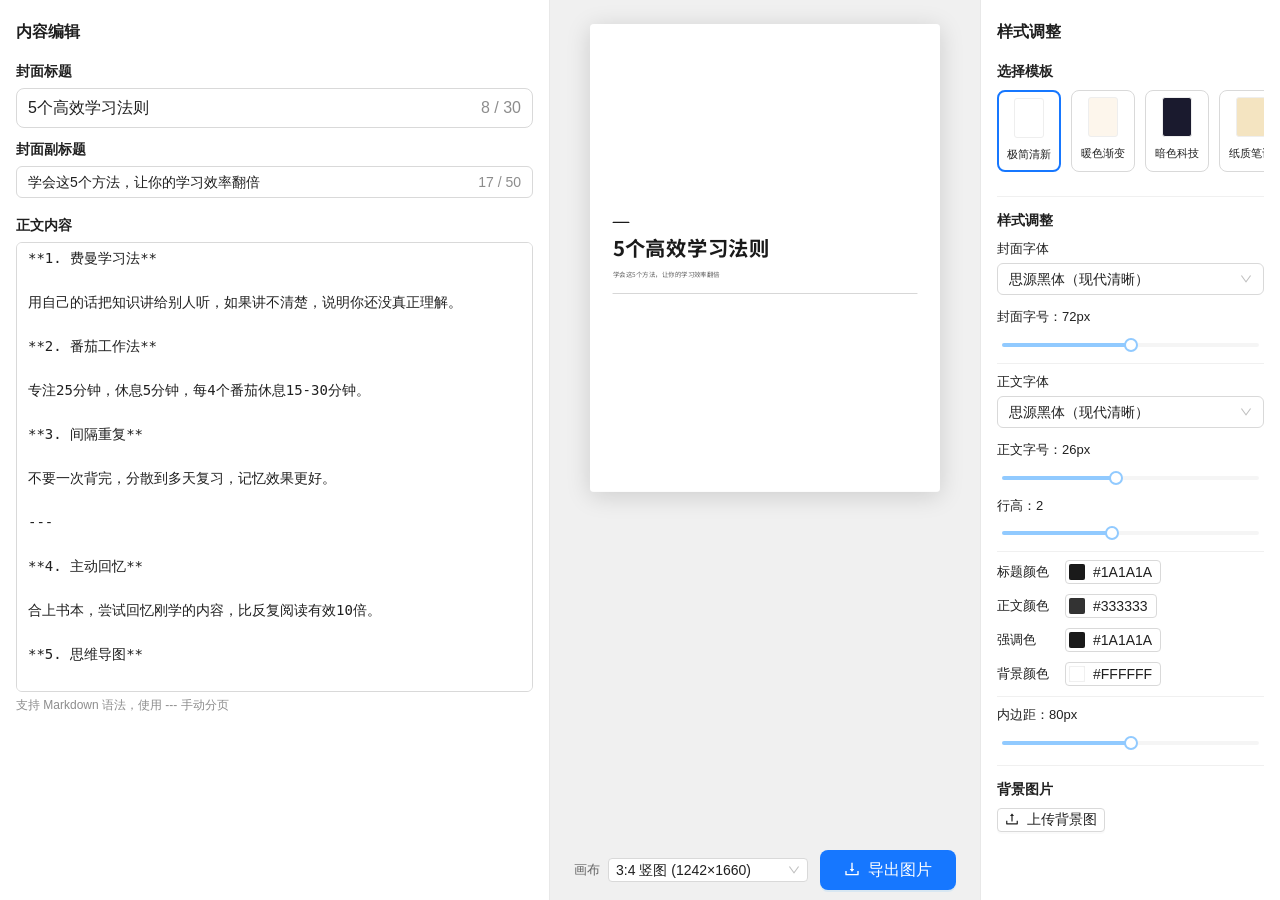
<file: projects/card-generator/index.html>
<!doctype html>
<html lang="zh-CN">
  <head>
    <meta charset="UTF-8" />
    <link rel="icon" type="image/svg+xml" href="/projects/card-generator/vite.svg" />
    <meta name="viewport" content="width=device-width, initial-scale=1.0" />
    <title>小红书图文笔记生成器</title>
    <script type="module" crossorigin src="/projects/card-generator/assets/index-BLb1y9Fu.js"></script>
    <link rel="stylesheet" crossorigin href="/projects/card-generator/assets/index-C1shMfkQ.css">
  </head>
  <body>
    <div id="root"></div>
  </body>
</html>
</file>
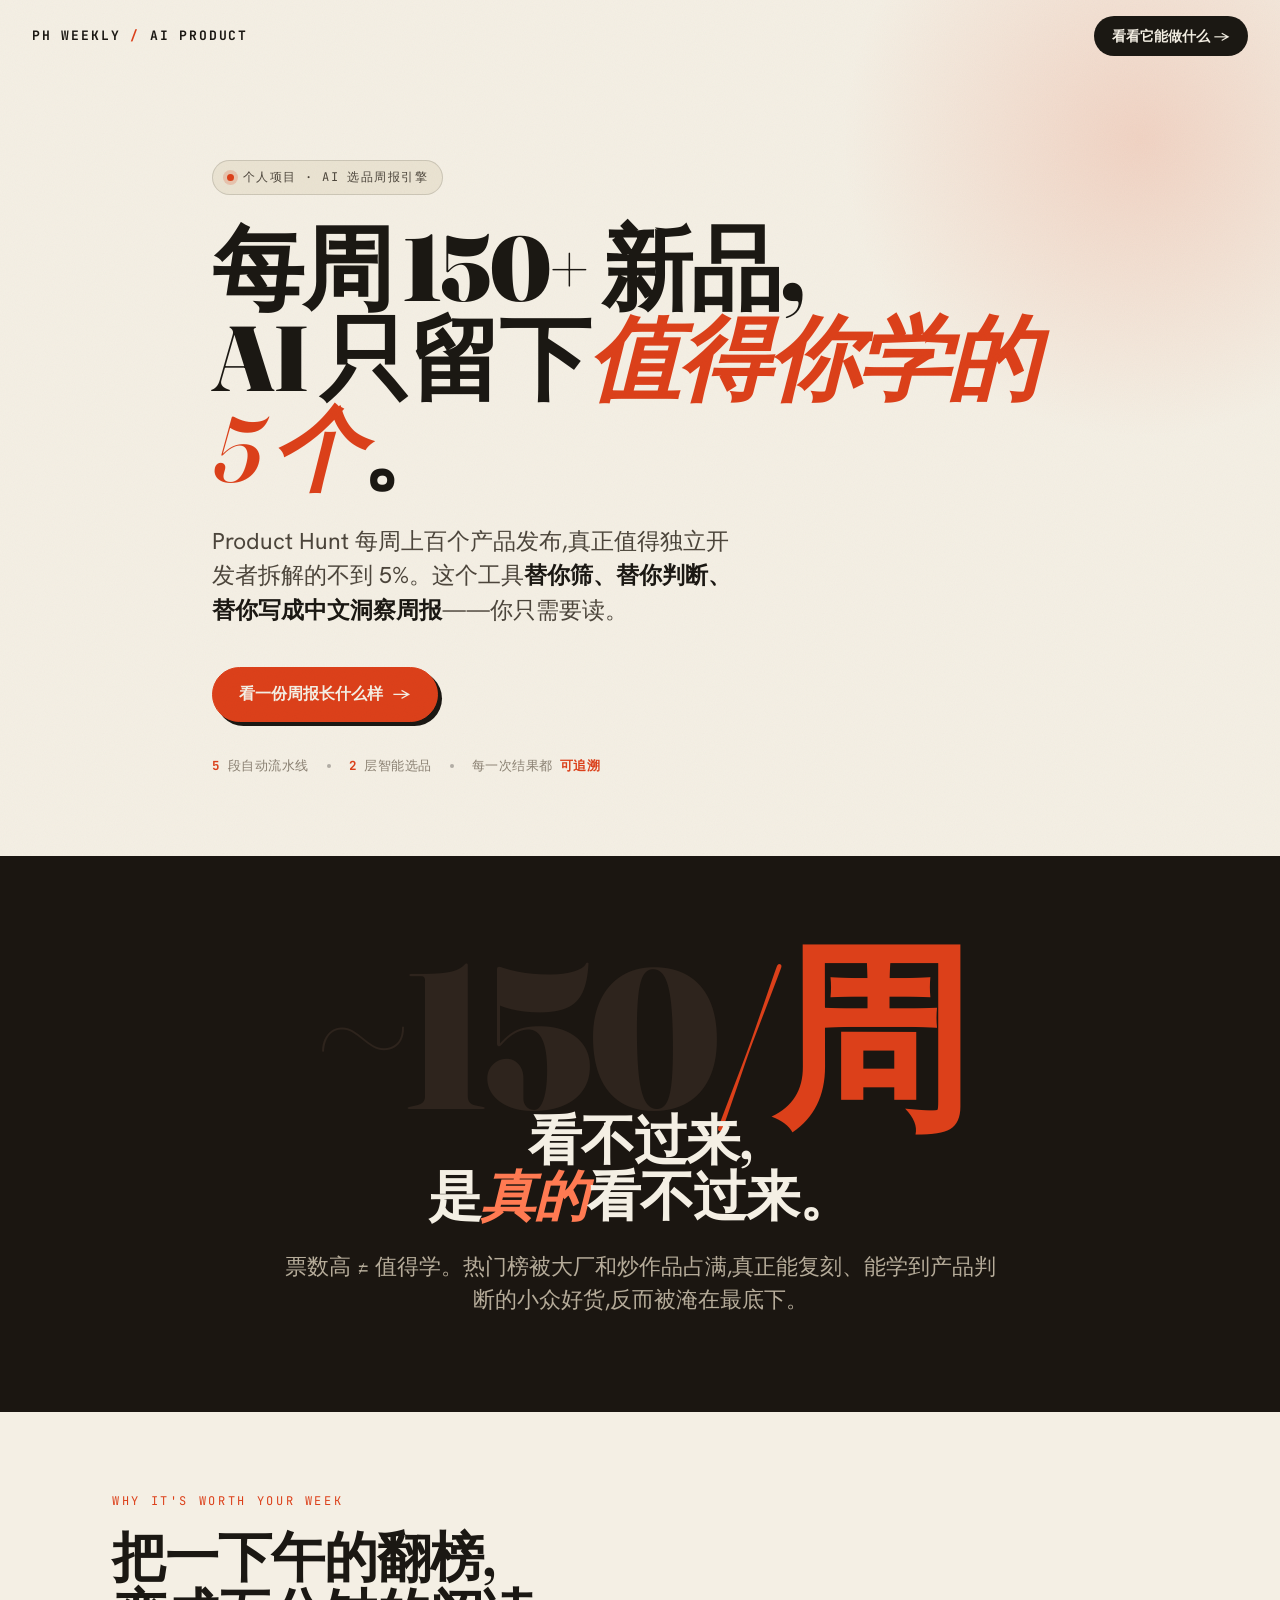
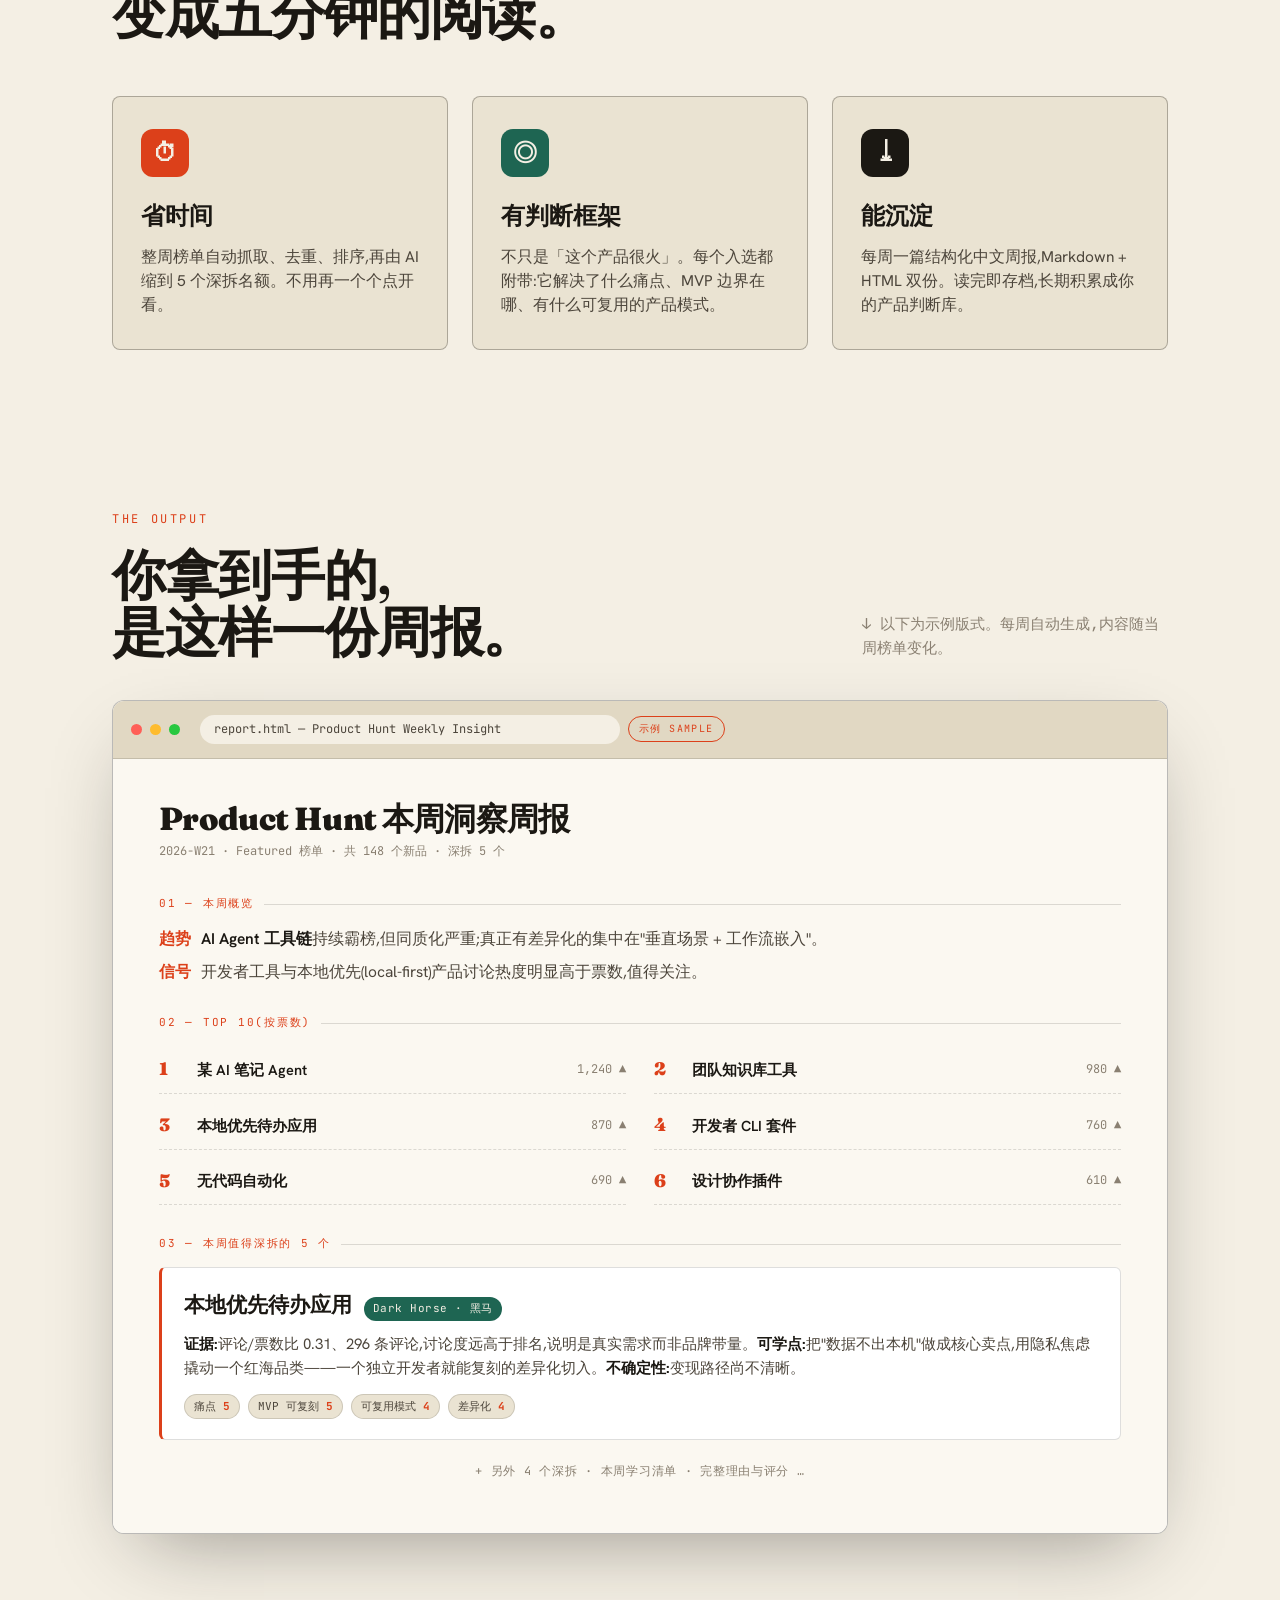
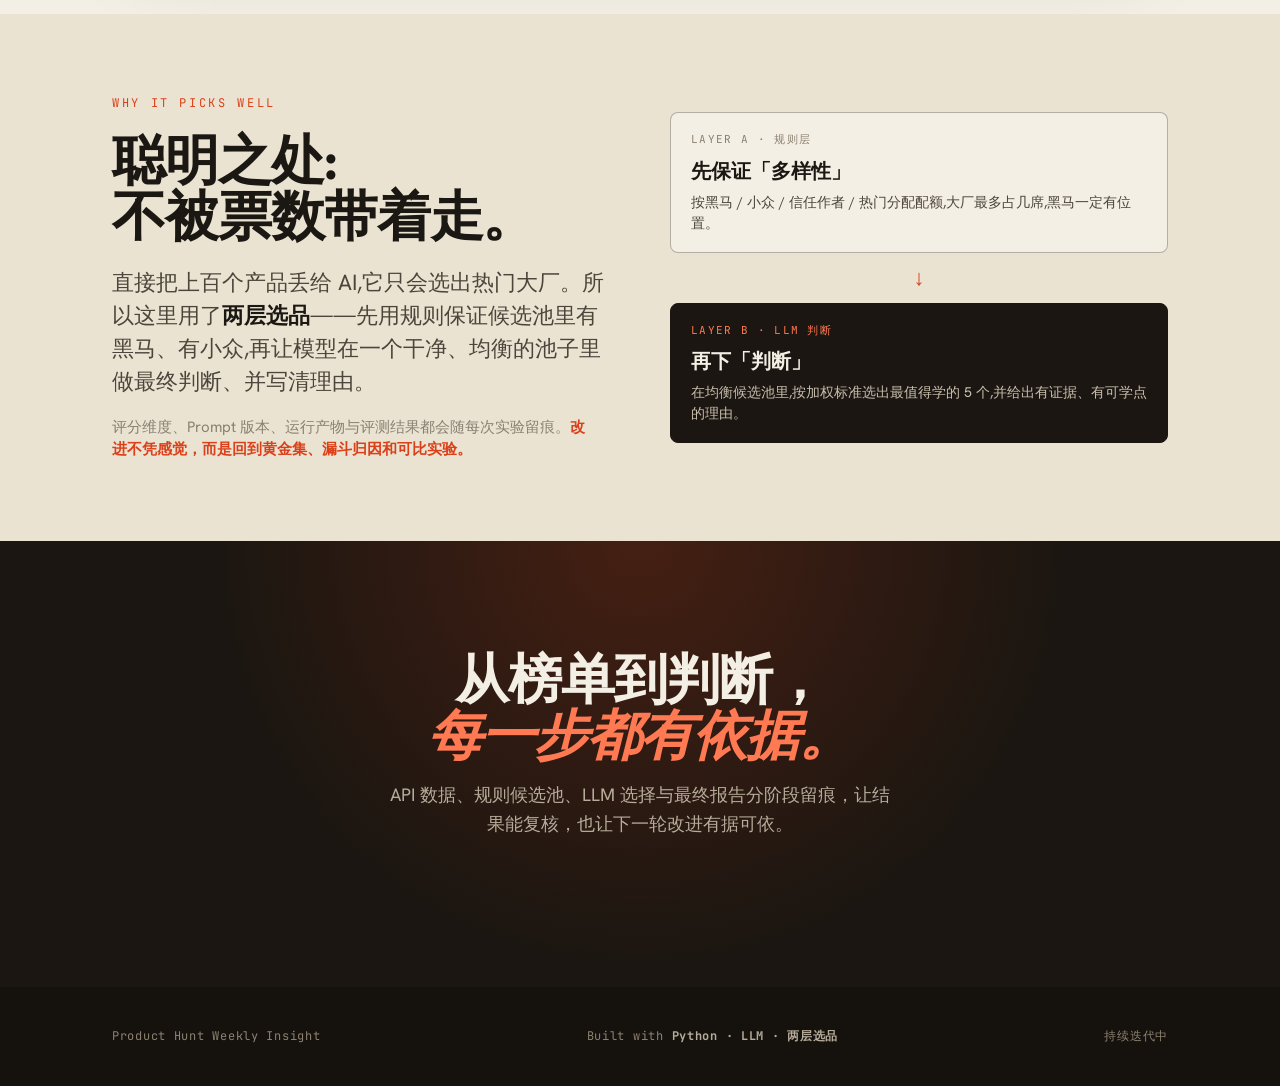
<file: project/portfolio.html>
<!DOCTYPE html>
<!--
  ============================================================================
  公开项目介绍页 · Product Hunt Weekly Insight Report
  ----------------------------------------------------------------------------
  风格：MARKETING 落地页，展示产品价值、示例输出与方法。
  单文件、零本地依赖，可直接部署到静态博客。
  ============================================================================
-->
<html lang="zh-CN">
<head>
<meta charset="UTF-8" />
<meta name="viewport" content="width=device-width, initial-scale=1.0" />
<title>每周替你挑出值得拆解的 5 个新品 · Product Hunt Weekly</title>
<meta name="description" content="抓取整周 Product Hunt 榜单，用 AI 选出最值得独立开发者拆解的 5 个产品，自动生成中文洞察周报。" />
<link rel="preconnect" href="https://fonts.googleapis.com" />
<link rel="preconnect" href="https://fonts.gstatic.com" crossorigin />
<link href="https://fonts.googleapis.com/css2?family=Fraunces:ital,opsz,wght@0,9..144,400;0,9..144,600;0,9..144,900;1,9..144,500;1,9..144,600&family=Hanken+Grotesk:wght@400;500;600;700;800&family=JetBrains+Mono:wght@400;500;700&display=swap" rel="stylesheet" />
<style>
  :root{
    --paper:#F4EFE4;
    --paper-2:#EAE3D2;
    --paper-3:#E1D8C3;
    --ink:#1B1813;
    --ink-soft:#4C453B;
    --ink-faint:#8A8072;
    --accent:#DC401A;
    --accent-deep:#A82E10;
    --teal:#1E6552;
    --line:rgba(27,24,19,.14);
    --line-strong:rgba(27,24,19,.30);
    --serif:"Fraunces",Georgia,"Songti SC",serif;
    --sans:"Hanken Grotesk","PingFang SC","Noto Sans SC",-apple-system,sans-serif;
    --mono:"JetBrains Mono","SFMono-Regular",Menlo,monospace;
  }
  *{box-sizing:border-box;margin:0;padding:0}
  html{scroll-behavior:smooth}
  body{
    background:var(--paper);color:var(--ink);font-family:var(--sans);
    font-size:17px;line-height:1.6;-webkit-font-smoothing:antialiased;
    overflow-x:hidden;position:relative;
  }
  body::after{
    content:"";position:fixed;inset:0;pointer-events:none;z-index:9999;
    opacity:.045;mix-blend-mode:multiply;
    background-image:url("data:image/svg+xml,%3Csvg xmlns='http://www.w3.org/2000/svg' width='120' height='120'%3E%3Cfilter id='n'%3E%3CfeTurbulence type='fractalNoise' baseFrequency='.9' numOctaves='3'/%3E%3C/filter%3E%3Crect width='100%25' height='100%25' filter='url(%23n)'/%3E%3C/svg%3E");
  }
  ::selection{background:var(--accent);color:var(--paper)}
  a{color:inherit;text-decoration:none}
  .wrap{max-width:1120px;margin:0 auto;padding:0 32px}

  /* ---------- buttons ---------- */
  .btn{
    display:inline-flex;align-items:center;gap:10px;
    font-family:var(--sans);font-weight:600;font-size:15.5px;
    padding:14px 26px;border-radius:40px;border:1.5px solid var(--ink);
    transition:transform .2s,background .2s,color .2s,box-shadow .2s;cursor:pointer;
  }
  .btn .ar{transition:transform .25s}
  .btn:hover .ar{transform:translateX(4px)}
  .btn-primary{background:var(--accent);border-color:var(--accent);color:var(--paper);box-shadow:4px 4px 0 var(--ink)}
  .btn-primary:hover{transform:translate(-2px,-2px);box-shadow:6px 6px 0 var(--ink)}

  /* ---------- topbar ---------- */
  .topbar{
    position:fixed;top:0;left:0;right:0;z-index:500;
    display:flex;justify-content:space-between;align-items:center;
    padding:16px 32px;transition:background .3s,box-shadow .3s,padding .3s;
  }
  .topbar.scrolled{background:rgba(244,239,228,.9);backdrop-filter:blur(8px);box-shadow:0 1px 0 var(--line);padding:12px 32px}
  .topbar .brand{font-family:var(--mono);font-size:13px;letter-spacing:.14em;text-transform:uppercase;font-weight:700}
  .topbar .brand b{color:var(--accent)}
  .topbar .nav-cta{display:inline-flex;align-items:center;gap:8px;font-family:var(--sans);font-weight:600;font-size:14px;padding:9px 18px;border-radius:30px;background:var(--ink);color:var(--paper);transition:background .2s}
  .topbar .nav-cta:hover{background:var(--accent)}

  /* ---------- hero ---------- */
  .hero{padding:160px 0 80px;position:relative;overflow:hidden}
  .hero::before{
    content:"";position:absolute;top:-200px;right:-200px;width:680px;height:680px;border-radius:50%;
    background:radial-gradient(circle,rgba(220,64,26,.16),transparent 62%);pointer-events:none;
  }
  .hero-inner{position:relative;z-index:2;max-width:920px}
  .badge{
    display:inline-flex;align-items:center;gap:9px;
    font-family:var(--mono);font-size:12px;letter-spacing:.12em;text-transform:uppercase;
    color:var(--ink-soft);background:var(--paper-2);border:1px solid var(--line);
    padding:7px 14px;border-radius:30px;margin-bottom:28px;
  }
  .badge .dot{width:7px;height:7px;border-radius:50%;background:var(--accent);box-shadow:0 0 0 4px rgba(220,64,26,.2);animation:pulse 2.4s infinite}
  @keyframes pulse{0%,100%{box-shadow:0 0 0 3px rgba(220,64,26,.22)}50%{box-shadow:0 0 0 7px rgba(220,64,26,0)}}
  h1.hero-title{
    font-family:var(--serif);font-weight:900;
    font-size:clamp(44px,7.6vw,92px);line-height:.98;letter-spacing:-.025em;margin-bottom:30px;
  }
  h1.hero-title em{font-style:italic;font-weight:600;color:var(--accent)}
  .hero-sub{font-size:clamp(18px,2.3vw,23px);line-height:1.5;color:var(--ink-soft);max-width:40ch;margin-bottom:40px}
  .hero-sub b{color:var(--ink);font-weight:600}
  .hero-cta{display:flex;gap:16px;flex-wrap:wrap;align-items:center}
  .hero-trust{display:flex;align-items:center;gap:18px;margin-top:34px;font-family:var(--mono);font-size:12.5px;color:var(--ink-faint);letter-spacing:.04em;flex-wrap:wrap}
  .hero-trust span{display:inline-flex;align-items:center;gap:7px}
  .hero-trust b{color:var(--accent);font-weight:700}
  .hero-trust .sep{width:4px;height:4px;border-radius:50%;background:var(--line-strong)}

  /* ---------- generic section ---------- */
  section{padding:80px 0;position:relative}
  .kicker{font-family:var(--mono);font-size:12px;letter-spacing:.22em;text-transform:uppercase;color:var(--accent);margin-bottom:18px}
  h2{font-family:var(--serif);font-weight:600;font-size:clamp(30px,4.6vw,54px);line-height:1.04;letter-spacing:-.02em}
  .lead{font-size:clamp(18px,2.2vw,22px);color:var(--ink-soft);max-width:60ch;line-height:1.5;margin-top:22px}
  .lead b{color:var(--ink);font-weight:600}

  /* ---------- problem band (dark) ---------- */
  .band{background:#1b1611;color:var(--paper);text-align:center;padding:96px 0}
  .band h2{color:var(--paper);max-width:22ch;margin:0 auto}
  .band h2 em{font-style:italic;color:#ff7a52;font-weight:600}
  .band .lead{color:#b6ac9a;margin:26px auto 0;text-align:center}
  .band .big-num{font-family:var(--serif);font-weight:900;font-size:clamp(80px,16vw,200px);line-height:.85;color:#2e241d;letter-spacing:-.03em;margin-bottom:-10px;user-select:none}
  .band .big-num span{color:var(--accent)}

  /* ---------- benefits ---------- */
  .benefits{display:grid;grid-template-columns:repeat(3,1fr);gap:24px;margin-top:54px}
  .benefit{padding:32px 28px;border:1px solid var(--line-strong);border-radius:8px;background:var(--paper-2);transition:transform .25s,box-shadow .25s,background .25s}
  .benefit:hover{transform:translateY(-5px);background:var(--paper);box-shadow:8px 10px 0 rgba(27,24,19,.08)}
  .benefit .b-ic{width:48px;height:48px;border-radius:12px;background:var(--accent);color:var(--paper);display:flex;align-items:center;justify-content:center;font-family:var(--serif);font-weight:900;font-size:24px;margin-bottom:20px}
  .benefit:nth-child(2) .b-ic{background:var(--teal)}
  .benefit:nth-child(3) .b-ic{background:var(--ink)}
  .benefit h3{font-family:var(--serif);font-size:24px;font-weight:600;margin-bottom:10px}
  .benefit p{font-size:15.5px;color:var(--ink-soft);line-height:1.55}
  @media(max-width:820px){.benefits{grid-template-columns:1fr}}

  /* ---------- product preview ---------- */
  .preview-sec{position:relative}
  .preview-head{display:flex;justify-content:space-between;align-items:flex-end;flex-wrap:wrap;gap:20px;margin-bottom:40px}
  .report-window{
    border-radius:12px;overflow:hidden;border:1px solid var(--line-strong);
    box-shadow:0 30px 80px -30px rgba(27,24,19,.45);background:#fff;
  }
  .rw-bar{display:flex;align-items:center;gap:8px;padding:14px 18px;background:var(--paper-3);border-bottom:1px solid var(--line)}
  .rw-bar .d{width:11px;height:11px;border-radius:50%}
  .rw-bar .addr{margin-left:12px;font-family:var(--mono);font-size:12px;color:var(--ink-soft);background:var(--paper);padding:5px 14px;border-radius:20px;flex:1;max-width:420px}
  .rw-bar .badge-sample{font-family:var(--mono);font-size:10px;letter-spacing:.14em;text-transform:uppercase;color:var(--accent);border:1px solid var(--accent);border-radius:20px;padding:4px 10px}
  .rw-body{padding:42px 46px 48px;background:#FBF8F1}
  .rw-body .doc-h1{font-family:var(--serif);font-weight:900;font-size:32px;line-height:1.1;letter-spacing:-.02em;margin-bottom:6px}
  .rw-body .doc-meta{font-family:var(--mono);font-size:12px;color:var(--ink-faint);margin-bottom:34px}
  .rw-section-label{font-family:var(--mono);font-size:11px;letter-spacing:.16em;text-transform:uppercase;color:var(--accent);margin:30px 0 14px;display:flex;align-items:center;gap:10px}
  .rw-section-label::after{content:"";flex:1;height:1px;background:var(--line)}
  .trend-line{font-size:15.5px;color:var(--ink-soft);line-height:1.6;display:flex;gap:10px;margin-bottom:8px}
  .trend-line b{color:var(--ink);font-weight:600}
  .trend-line .tk{color:var(--accent);flex-shrink:0;font-weight:700}
  .toplist{display:grid;grid-template-columns:1fr 1fr;gap:8px 28px;margin-top:6px}
  .toprow{display:flex;align-items:center;gap:12px;padding:9px 0;border-bottom:1px dashed var(--line);font-size:14.5px}
  .toprow .rk{font-family:var(--serif);font-weight:900;font-size:18px;color:var(--accent);width:26px}
  .toprow .nm{font-weight:600;flex:1;white-space:nowrap;overflow:hidden;text-overflow:ellipsis}
  .toprow .vt{font-family:var(--mono);font-size:12px;color:var(--ink-faint)}
  @media(max-width:680px){.toplist{grid-template-columns:1fr}}
  .pick{border:1px solid var(--line);border-left:3px solid var(--accent);border-radius:6px;background:#fff;padding:20px 22px;margin-top:14px}
  .pick .pk-top{display:flex;align-items:baseline;gap:12px;margin-bottom:10px;flex-wrap:wrap}
  .pick .pk-name{font-family:var(--serif);font-size:21px;font-weight:600}
  .pick .pk-tag{font-family:var(--mono);font-size:11px;color:var(--paper);background:var(--teal);padding:3px 9px;border-radius:20px;letter-spacing:.04em}
  .pick .pk-reason{font-size:15px;color:var(--ink-soft);line-height:1.6}
  .pick .pk-reason b{color:var(--ink)}
  .pick .pk-axes{display:flex;gap:8px;flex-wrap:wrap;margin-top:14px}
  .pick .ax{font-family:var(--mono);font-size:11px;color:var(--ink-soft);background:var(--paper-2);border:1px solid var(--line);padding:3px 9px;border-radius:20px}
  .pick .ax b{color:var(--accent)}
  .fade-more{text-align:center;font-family:var(--mono);font-size:12px;color:var(--ink-faint);padding:22px 0 4px;letter-spacing:.06em}

  /* ---------- the smart bit ---------- */
  .smart{background:var(--paper-2)}
  .smart-grid{display:grid;grid-template-columns:1fr 1fr;gap:60px;align-items:center}
  .smart-visual{position:relative;display:flex;flex-direction:column;gap:14px}
  .flow-card{border:1px solid var(--line-strong);border-radius:8px;padding:18px 20px;background:var(--paper);position:relative}
  .flow-card.dark{background:#1b1611;color:var(--paper);border-color:#1b1611}
  .flow-card .fc-k{font-family:var(--mono);font-size:11px;letter-spacing:.12em;text-transform:uppercase;color:var(--ink-faint);margin-bottom:6px}
  .flow-card.dark .fc-k{color:#ff7a52}
  .flow-card .fc-t{font-family:var(--serif);font-size:20px;font-weight:600}
  .flow-card .fc-d{font-size:14px;color:var(--ink-soft);margin-top:5px;line-height:1.5}
  .flow-card.dark .fc-d{color:#c9bfae}
  .flow-arrow{align-self:center;color:var(--accent);font-size:22px;line-height:1}
  @media(max-width:820px){.smart-grid{grid-template-columns:1fr;gap:36px}}

  /* ---------- closing cta ---------- */
  .closing{background:#1b1611;color:var(--paper);text-align:center;padding:110px 0}
  .closing::before{content:"";position:absolute;inset:0;background:radial-gradient(circle at 50% 0%,rgba(220,64,26,.22),transparent 55%);pointer-events:none}
  .closing h2{color:var(--paper);max-width:20ch;margin:0 auto 18px;position:relative}
  .closing h2 em{font-style:italic;color:#ff7a52;font-weight:600}
  .closing p{color:#b6ac9a;max-width:50ch;margin:0 auto 38px;font-size:18px;position:relative}

  /* ---------- footer ---------- */
  footer{background:#15110d;color:#8d8270;padding:40px 0}
  .foot-row{display:flex;justify-content:space-between;align-items:center;flex-wrap:wrap;gap:14px;font-family:var(--mono);font-size:12px;letter-spacing:.06em}
  .foot-row a:hover{color:var(--accent)}
  .foot-row .stack b{color:#b6ac9a}

  .reveal{opacity:0;transform:translateY(26px);transition:opacity .7s cubic-bezier(.2,.8,.2,1),transform .7s cubic-bezier(.2,.8,.2,1)}
  .reveal.in{opacity:1;transform:none}
  @media(prefers-reduced-motion:reduce){.reveal{opacity:1;transform:none;transition:none}}
</style>
</head>
<body>

<div class="topbar" id="topbar">
  <div class="brand">PH&nbsp;WEEKLY&nbsp;<b>/</b>&nbsp;AI&nbsp;PRODUCT</div>
  <a class="nav-cta" href="#preview">看看它能做什么 →</a>
</div>

<!-- ===================== HERO ===================== -->
<header class="hero">
  <div class="wrap hero-inner">
    <div class="badge reveal"><span class="dot"></span>个人项目 · AI 选品周报引擎</div>
    <h1 class="hero-title reveal">每周 150+ 新品,<br/>AI 只留下<em>值得你学的 5 个</em>。</h1>
    <p class="hero-sub reveal">Product Hunt 每周上百个产品发布,真正值得独立开发者拆解的不到 5%。这个工具<b>替你筛、替你判断、替你写成中文洞察周报</b>——你只需要读。</p>
    <div class="hero-cta reveal">
      <a class="btn btn-primary" href="#preview">看一份周报长什么样 <span class="ar">→</span></a>
    </div>
    <div class="hero-trust reveal">
      <span><b>5</b> 段自动流水线</span><span class="sep"></span>
      <span><b>2</b> 层智能选品</span><span class="sep"></span>
      <span>每一次结果都<b>可追溯</b></span>
    </div>
  </div>
</header>

<!-- ===================== PROBLEM BAND ===================== -->
<section class="band">
  <div class="wrap">
    <div class="big-num reveal">~150<span>/周</span></div>
    <h2 class="reveal">看不过来,<br/>是<em>真的</em>看不过来。</h2>
    <p class="lead reveal">票数高 ≠ 值得学。热门榜被大厂和炒作品占满,真正能复刻、能学到产品判断的小众好货,反而被淹在最底下。</p>
  </div>
</section>

<!-- ===================== BENEFITS ===================== -->
<section id="value">
  <div class="wrap">
    <div class="kicker reveal">Why it's worth your week</div>
    <h2 class="reveal">把一下午的翻榜,<br/>变成五分钟的阅读。</h2>
    <div class="benefits">
      <div class="benefit reveal">
        <div class="b-ic">⏱</div>
        <h3>省时间</h3>
        <p>整周榜单自动抓取、去重、排序,再由 AI 缩到 5 个深拆名额。不用再一个个点开看。</p>
      </div>
      <div class="benefit reveal">
        <div class="b-ic">◎</div>
        <h3>有判断框架</h3>
        <p>不只是「这个产品很火」。每个入选都附带:它解决了什么痛点、MVP 边界在哪、有什么可复用的产品模式。</p>
      </div>
      <div class="benefit reveal">
        <div class="b-ic">⤓</div>
        <h3>能沉淀</h3>
        <p>每周一篇结构化中文周报,Markdown + HTML 双份。读完即存档,长期积累成你的产品判断库。</p>
      </div>
    </div>
  </div>
</section>

<!-- ===================== PRODUCT PREVIEW ===================== -->
<section id="preview" class="preview-sec">
  <div class="wrap">
    <div class="preview-head">
      <div>
        <div class="kicker reveal">The output</div>
        <h2 class="reveal">你拿到手的,<br/>是这样一份周报。</h2>
      </div>
      <p class="reveal" style="font-size:15px;color:var(--ink-faint);max-width:34ch;font-family:var(--mono)">↓ 以下为示例版式。每周自动生成,内容随当周榜单变化。</p>
    </div>

    <div class="report-window reveal">
      <div class="rw-bar">
        <span class="d" style="background:#ff5f57"></span><span class="d" style="background:#febc2e"></span><span class="d" style="background:#28c840"></span>
        <span class="addr">report.html — Product Hunt Weekly Insight</span>
        <span class="badge-sample">示例 Sample</span>
      </div>
      <div class="rw-body">
        <div class="doc-h1">Product Hunt 本周洞察周报</div>
        <div class="doc-meta">2026-W21 · Featured 榜单 · 共 148 个新品 · 深拆 5 个</div>

        <div class="rw-section-label">01 — 本周概览</div>
        <div class="trend-line"><span class="tk">趋势</span><span><b>AI Agent 工具链</b>持续霸榜,但同质化严重;真正有差异化的集中在"垂直场景 + 工作流嵌入"。</span></div>
        <div class="trend-line"><span class="tk">信号</span><span>开发者工具与本地优先(local-first)产品讨论热度明显高于票数,值得关注。</span></div>

        <div class="rw-section-label">02 — Top 10(按票数)</div>
        <div class="toplist">
          <div class="toprow"><span class="rk">1</span><span class="nm">某 AI 笔记 Agent</span><span class="vt">1,240 ▲</span></div>
          <div class="toprow"><span class="rk">2</span><span class="nm">团队知识库工具</span><span class="vt">980 ▲</span></div>
          <div class="toprow"><span class="rk">3</span><span class="nm">本地优先待办应用</span><span class="vt">870 ▲</span></div>
          <div class="toprow"><span class="rk">4</span><span class="nm">开发者 CLI 套件</span><span class="vt">760 ▲</span></div>
          <div class="toprow"><span class="rk">5</span><span class="nm">无代码自动化</span><span class="vt">690 ▲</span></div>
          <div class="toprow"><span class="rk">6</span><span class="nm">设计协作插件</span><span class="vt">610 ▲</span></div>
        </div>

        <div class="rw-section-label">03 — 本周值得深拆的 5 个</div>
        <div class="pick">
          <div class="pk-top">
            <span class="pk-name">本地优先待办应用</span>
            <span class="pk-tag">Dark Horse · 黑马</span>
          </div>
          <p class="pk-reason"><b>证据:</b>评论/票数比 0.31、296 条评论,讨论度远高于排名,说明是真实需求而非品牌带量。<b>可学点:</b>把"数据不出本机"做成核心卖点,用隐私焦虑撬动一个红海品类——一个独立开发者就能复刻的差异化切入。<b>不确定性:</b>变现路径尚不清晰。</p>
          <div class="pk-axes">
            <span class="ax">痛点 <b>5</b></span><span class="ax">MVP 可复刻 <b>5</b></span><span class="ax">可复用模式 <b>4</b></span><span class="ax">差异化 <b>4</b></span>
          </div>
        </div>
        <div class="fade-more">+ 另外 4 个深拆 · 本周学习清单 · 完整理由与评分 …</div>
      </div>
    </div>
  </div>
</section>

<!-- ===================== THE SMART BIT ===================== -->
<section class="smart">
  <div class="wrap smart-grid">
    <div>
      <div class="kicker reveal">Why it picks well</div>
      <h2 class="reveal">聪明之处:<br/>不被票数带着走。</h2>
      <p class="lead reveal">直接把上百个产品丢给 AI,它只会选出热门大厂。所以这里用了<b>两层选品</b>——先用规则保证候选池里有黑马、有小众,再让模型在一个干净、均衡的池子里做最终判断、并写清理由。</p>
      <p class="lead reveal" style="font-size:15px;color:var(--ink-faint);margin-top:18px">评分维度、Prompt 版本、运行产物与评测结果都会随每次实验留痕。<b style="color:var(--accent)">改进不凭感觉，而是回到黄金集、漏斗归因和可比实验。</b></p>
    </div>
    <div class="smart-visual reveal">
      <div class="flow-card">
        <div class="fc-k">Layer A · 规则层</div>
        <div class="fc-t">先保证「多样性」</div>
        <div class="fc-d">按黑马 / 小众 / 信任作者 / 热门分配配额,大厂最多占几席,黑马一定有位置。</div>
      </div>
      <div class="flow-arrow">↓</div>
      <div class="flow-card dark">
        <div class="fc-k">Layer B · LLM 判断</div>
        <div class="fc-t">再下「判断」</div>
        <div class="fc-d">在均衡候选池里,按加权标准选出最值得学的 5 个,并给出有证据、有可学点的理由。</div>
      </div>
    </div>
  </div>
</section>

<!-- ===================== CLOSING ===================== -->
<section id="cta" class="closing">
  <div class="wrap">
    <h2 class="reveal">从榜单到判断，<br/><em>每一步都有依据。</em></h2>
    <p class="reveal">API 数据、规则候选池、LLM 选择与最终报告分阶段留痕，让结果能复核，也让下一轮改进有据可依。</p>
  </div>
</section>

<footer>
  <div class="wrap foot-row">
    <span>Product Hunt Weekly Insight</span>
    <span class="stack">Built with <b>Python · LLM · 两层选品</b></span>
    <span>持续迭代中</span>
  </div>
</footer>

<script>
  const topbar=document.getElementById('topbar');
  addEventListener('scroll',()=>{topbar.classList.toggle('scrolled',scrollY>30)},{passive:true});

  const io=new IntersectionObserver((es)=>{
    es.forEach(e=>{if(e.isIntersecting){e.target.classList.add('in');io.unobserve(e.target)}});
  },{threshold:.14,rootMargin:'0px 0px -40px 0px'});
  document.querySelectorAll('.reveal').forEach((el,i)=>{
    el.style.transitionDelay=(Math.min(i%4,3)*70)+'ms';io.observe(el);
  });
  addEventListener('load',()=>{
    document.querySelectorAll('.hero .reveal').forEach((el,i)=>{el.style.transitionDelay=(i*90)+'ms';el.classList.add('in')});
  });
</script>
</body>
</html>
</file>
